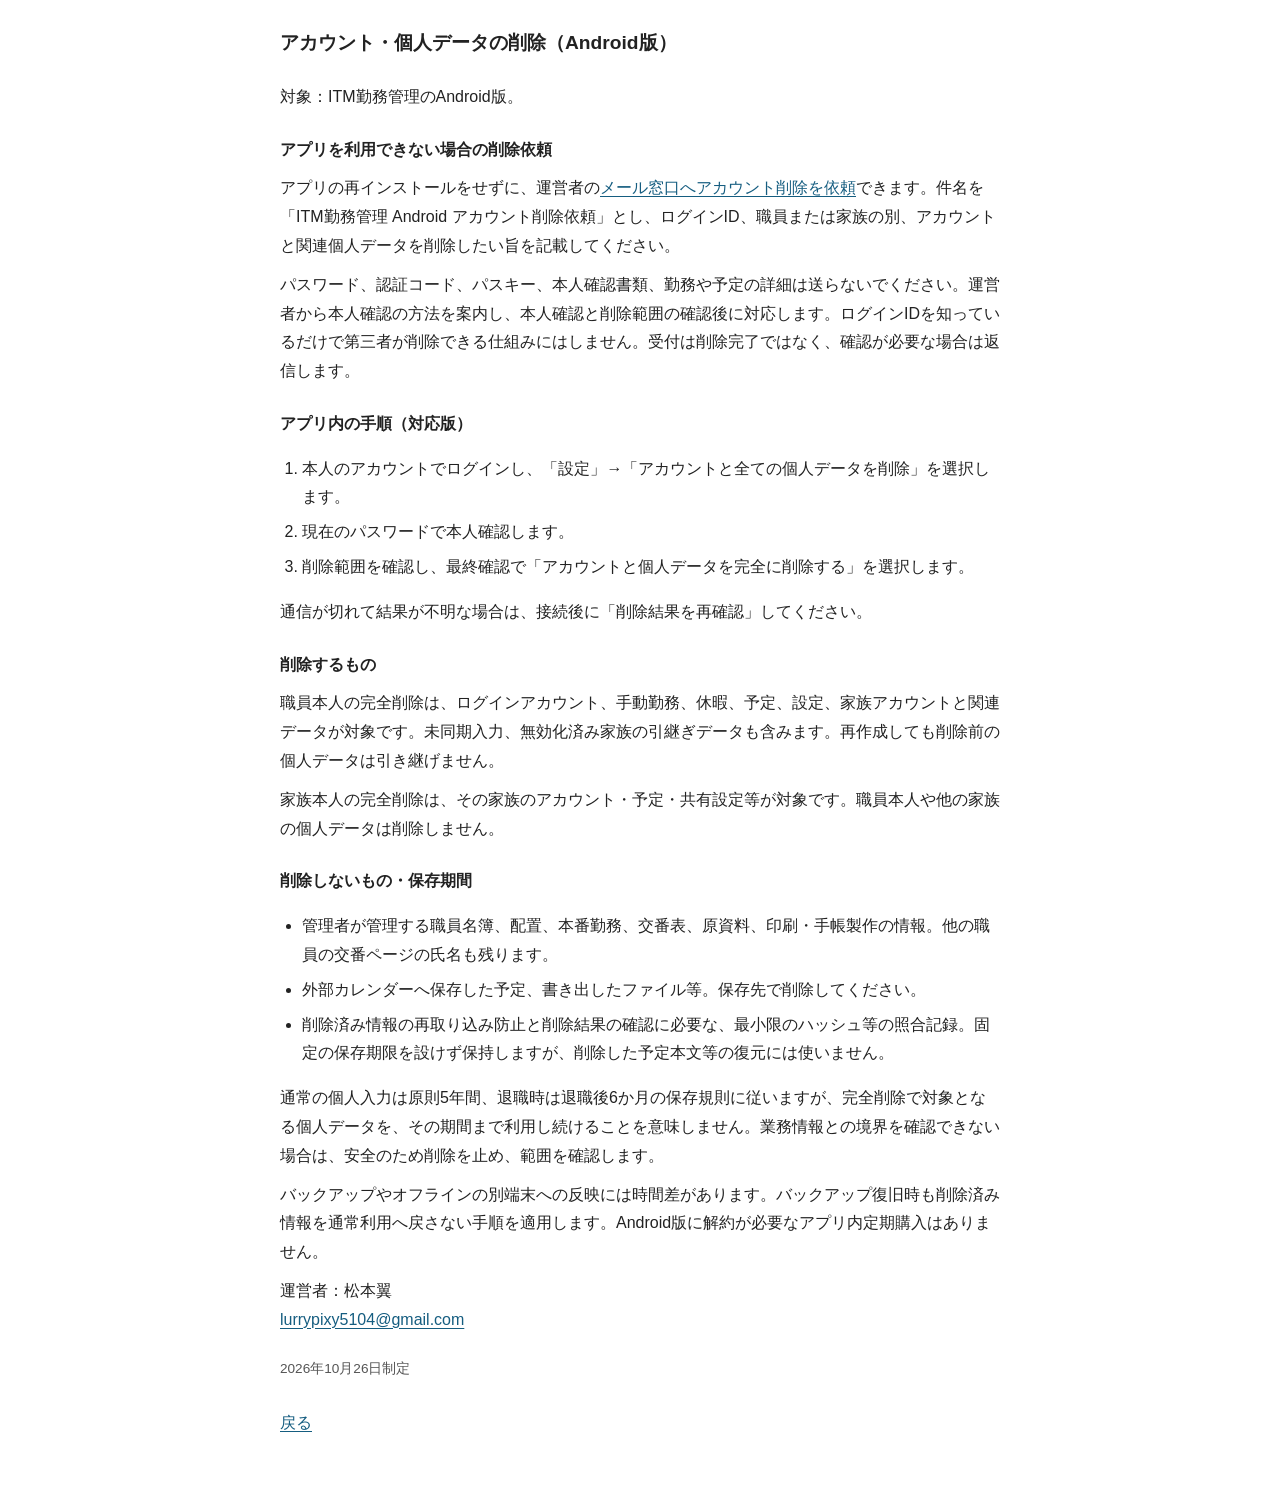
<file: android-deletion.html>
<!doctype html>
<html lang="ja">
<head><meta charset="utf-8"><meta name="viewport" content="width=device-width,initial-scale=1"><meta http-equiv="Content-Security-Policy" content="default-src 'none'; style-src 'self'; base-uri 'none'; form-action 'none'"><title>アカウント・個人データの削除（Android版）</title><link rel="stylesheet" href="styles.css"></head>
<body><main>
<h1>アカウント・個人データの削除（Android版）</h1>
<p>対象：ITM勤務管理のAndroid版。</p>
<h2>アプリを利用できない場合の削除依頼</h2>
<p>アプリの再インストールをせずに、運営者の<a href="mailto:lurrypixy5104@gmail.com?subject=ITM%E5%8B%A4%E5%8B%99%E7%AE%A1%E7%90%86%20Android%20%E3%82%A2%E3%82%AB%E3%82%A6%E3%83%B3%E3%83%88%E5%89%8A%E9%99%A4%E4%BE%9D%E9%A0%BC">メール窓口へアカウント削除を依頼</a>できます。件名を「ITM勤務管理 Android アカウント削除依頼」とし、ログインID、職員または家族の別、アカウントと関連個人データを削除したい旨を記載してください。</p>
<p>パスワード、認証コード、パスキー、本人確認書類、勤務や予定の詳細は送らないでください。運営者から本人確認の方法を案内し、本人確認と削除範囲の確認後に対応します。ログインIDを知っているだけで第三者が削除できる仕組みにはしません。受付は削除完了ではなく、確認が必要な場合は返信します。</p>
<h2>アプリ内の手順（対応版）</h2>
<ol>
<li>本人のアカウントでログインし、「設定」→「アカウントと全ての個人データを削除」を選択します。</li>
<li>現在のパスワードで本人確認します。</li>
<li>削除範囲を確認し、最終確認で「アカウントと個人データを完全に削除する」を選択します。</li>
</ol>
<p>通信が切れて結果が不明な場合は、接続後に「削除結果を再確認」してください。</p>
<h2>削除するもの</h2>
<p>職員本人の完全削除は、ログインアカウント、手動勤務、休暇、予定、設定、家族アカウントと関連データが対象です。未同期入力、無効化済み家族の引継ぎデータも含みます。再作成しても削除前の個人データは引き継げません。</p>
<p>家族本人の完全削除は、その家族のアカウント・予定・共有設定等が対象です。職員本人や他の家族の個人データは削除しません。</p>
<h2>削除しないもの・保存期間</h2>
<ul>
<li>管理者が管理する職員名簿、配置、本番勤務、交番表、原資料、印刷・手帳製作の情報。他の職員の交番ページの氏名も残ります。</li>
<li>外部カレンダーへ保存した予定、書き出したファイル等。保存先で削除してください。</li>
<li>削除済み情報の再取り込み防止と削除結果の確認に必要な、最小限のハッシュ等の照合記録。固定の保存期限を設けず保持しますが、削除した予定本文等の復元には使いません。</li>
</ul>
<p>通常の個人入力は原則5年間、退職時は退職後6か月の保存規則に従いますが、完全削除で対象となる個人データを、その期間まで利用し続けることを意味しません。業務情報との境界を確認できない場合は、安全のため削除を止め、範囲を確認します。</p>
<p>バックアップやオフラインの別端末への反映には時間差があります。バックアップ復旧時も削除済み情報を通常利用へ戻さない手順を適用します。Android版に解約が必要なアプリ内定期購入はありません。</p>
<address>運営者：松本翼<br><a href="mailto:lurrypixy5104@gmail.com">lurrypixy5104@gmail.com</a></address>
<p class="date">2026年10月26日制定</p>
<a class="back" href="android.html">戻る</a>
</main></body></html>
</file>
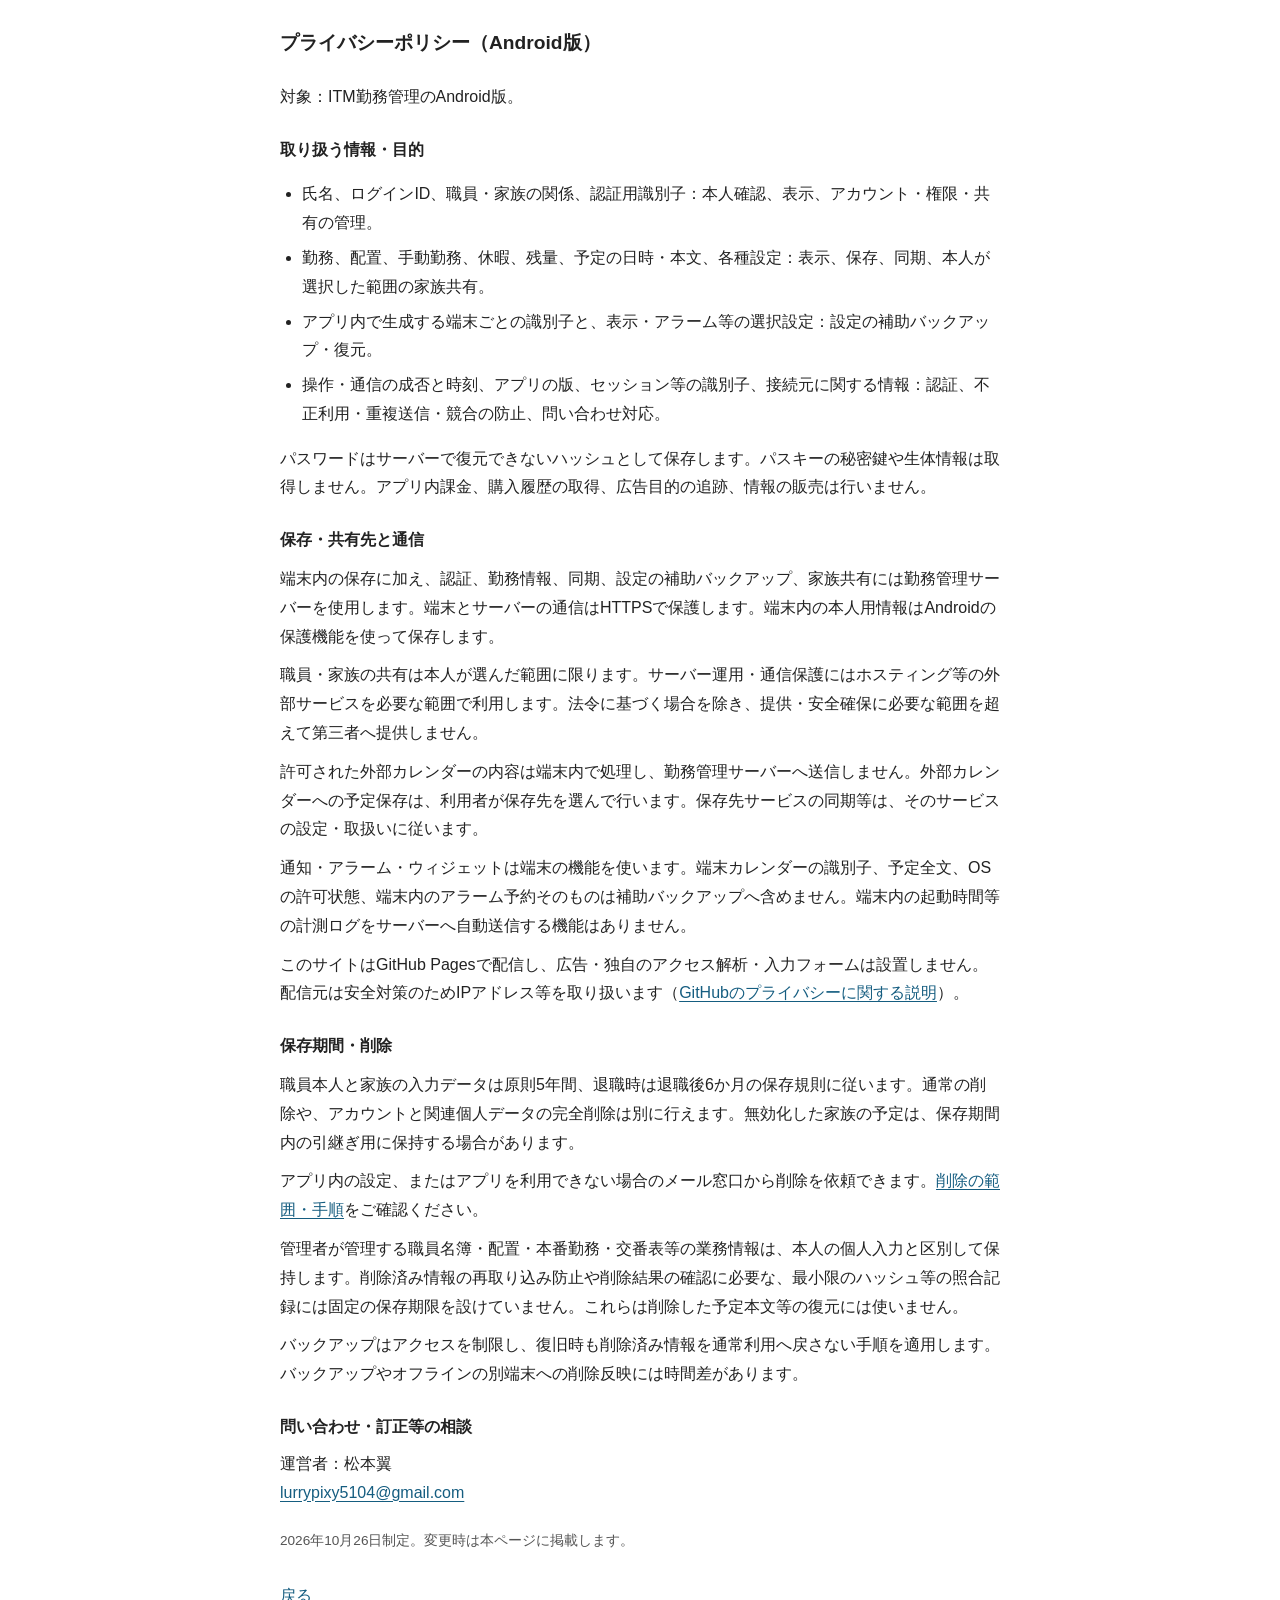
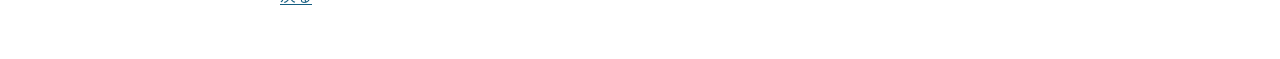
<file: android-privacy.html>
<!doctype html>
<html lang="ja">
<head><meta charset="utf-8"><meta name="viewport" content="width=device-width,initial-scale=1"><meta http-equiv="Content-Security-Policy" content="default-src 'none'; style-src 'self'; base-uri 'none'; form-action 'none'"><title>プライバシーポリシー（Android版）</title><link rel="stylesheet" href="styles.css"></head>
<body><main>
<h1>プライバシーポリシー（Android版）</h1>
<p>対象：ITM勤務管理のAndroid版。</p>
<h2>取り扱う情報・目的</h2>
<ul>
<li>氏名、ログインID、職員・家族の関係、認証用識別子：本人確認、表示、アカウント・権限・共有の管理。</li>
<li>勤務、配置、手動勤務、休暇、残量、予定の日時・本文、各種設定：表示、保存、同期、本人が選択した範囲の家族共有。</li>
<li>アプリ内で生成する端末ごとの識別子と、表示・アラーム等の選択設定：設定の補助バックアップ・復元。</li>
<li>操作・通信の成否と時刻、アプリの版、セッション等の識別子、接続元に関する情報：認証、不正利用・重複送信・競合の防止、問い合わせ対応。</li>
</ul>
<p>パスワードはサーバーで復元できないハッシュとして保存します。パスキーの秘密鍵や生体情報は取得しません。アプリ内課金、購入履歴の取得、広告目的の追跡、情報の販売は行いません。</p>
<h2>保存・共有先と通信</h2>
<p>端末内の保存に加え、認証、勤務情報、同期、設定の補助バックアップ、家族共有には勤務管理サーバーを使用します。端末とサーバーの通信はHTTPSで保護します。端末内の本人用情報はAndroidの保護機能を使って保存します。</p>
<p>職員・家族の共有は本人が選んだ範囲に限ります。サーバー運用・通信保護にはホスティング等の外部サービスを必要な範囲で利用します。法令に基づく場合を除き、提供・安全確保に必要な範囲を超えて第三者へ提供しません。</p>
<p>許可された外部カレンダーの内容は端末内で処理し、勤務管理サーバーへ送信しません。外部カレンダーへの予定保存は、利用者が保存先を選んで行います。保存先サービスの同期等は、そのサービスの設定・取扱いに従います。</p>
<p>通知・アラーム・ウィジェットは端末の機能を使います。端末カレンダーの識別子、予定全文、OSの許可状態、端末内のアラーム予約そのものは補助バックアップへ含めません。端末内の起動時間等の計測ログをサーバーへ自動送信する機能はありません。</p>
<p>このサイトはGitHub Pagesで配信し、広告・独自のアクセス解析・入力フォームは設置しません。配信元は安全対策のためIPアドレス等を取り扱います（<a href="https://docs.github.com/site-policy/privacy-policies/github-general-privacy-statement">GitHubのプライバシーに関する説明</a>）。</p>
<h2>保存期間・削除</h2>
<p>職員本人と家族の入力データは原則5年間、退職時は退職後6か月の保存規則に従います。通常の削除や、アカウントと関連個人データの完全削除は別に行えます。無効化した家族の予定は、保存期間内の引継ぎ用に保持する場合があります。</p>
<p>アプリ内の設定、またはアプリを利用できない場合のメール窓口から削除を依頼できます。<a href="android-deletion.html">削除の範囲・手順</a>をご確認ください。</p>
<p>管理者が管理する職員名簿・配置・本番勤務・交番表等の業務情報は、本人の個人入力と区別して保持します。削除済み情報の再取り込み防止や削除結果の確認に必要な、最小限のハッシュ等の照合記録には固定の保存期限を設けていません。これらは削除した予定本文等の復元には使いません。</p>
<p>バックアップはアクセスを制限し、復旧時も削除済み情報を通常利用へ戻さない手順を適用します。バックアップやオフラインの別端末への削除反映には時間差があります。</p>
<h2>問い合わせ・訂正等の相談</h2>
<address>運営者：松本翼<br><a href="mailto:lurrypixy5104@gmail.com">lurrypixy5104@gmail.com</a></address>
<p class="date">2026年10月26日制定。変更時は本ページに掲載します。</p>
<a class="back" href="android.html">戻る</a>
</main></body></html>
</file>
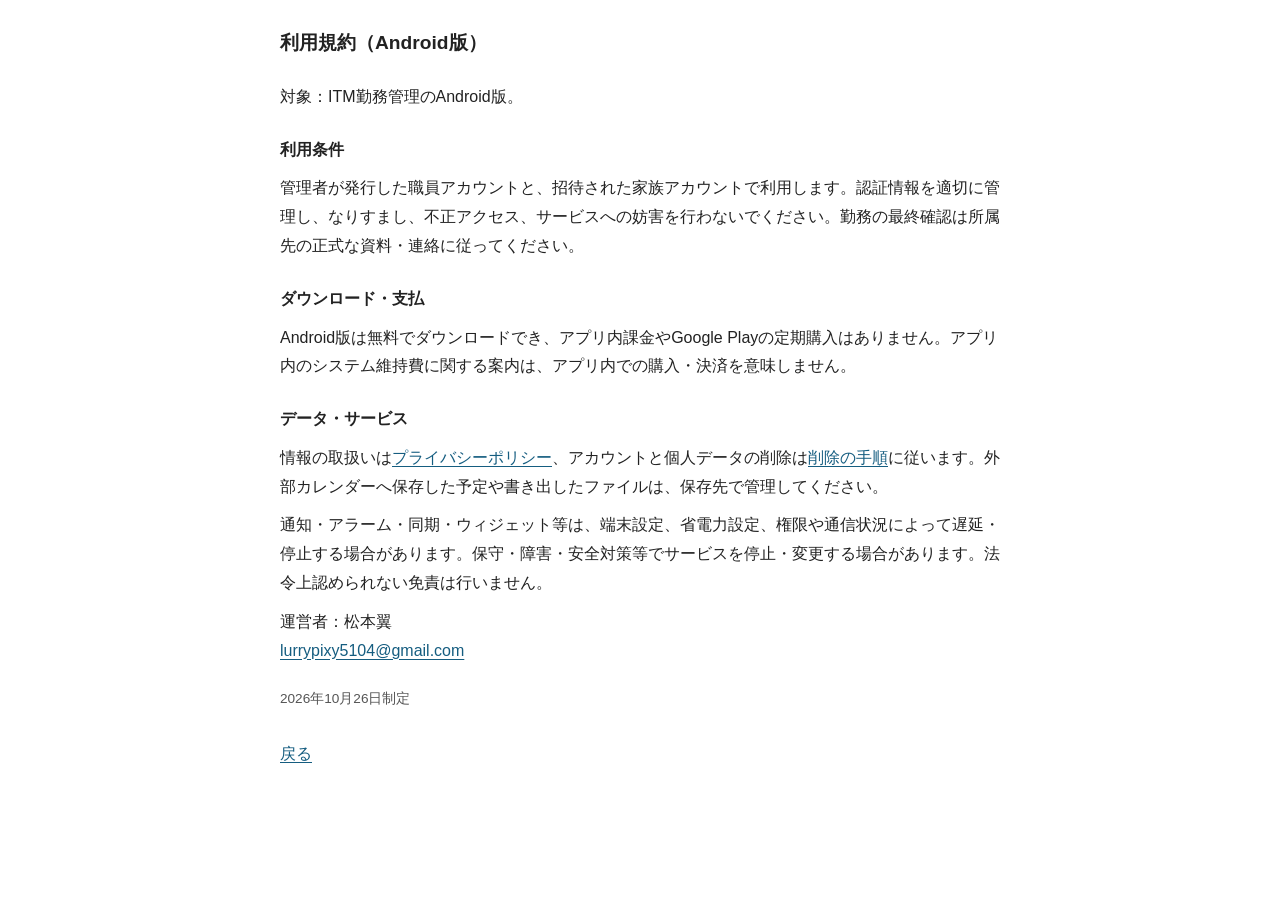
<file: android-terms.html>
<!doctype html>
<html lang="ja">
<head><meta charset="utf-8"><meta name="viewport" content="width=device-width,initial-scale=1"><meta http-equiv="Content-Security-Policy" content="default-src 'none'; style-src 'self'; base-uri 'none'; form-action 'none'"><title>利用規約（Android版）</title><link rel="stylesheet" href="styles.css"></head>
<body><main>
<h1>利用規約（Android版）</h1>
<p>対象：ITM勤務管理のAndroid版。</p>
<h2>利用条件</h2>
<p>管理者が発行した職員アカウントと、招待された家族アカウントで利用します。認証情報を適切に管理し、なりすまし、不正アクセス、サービスへの妨害を行わないでください。勤務の最終確認は所属先の正式な資料・連絡に従ってください。</p>
<h2>ダウンロード・支払</h2>
<p>Android版は無料でダウンロードでき、アプリ内課金やGoogle Playの定期購入はありません。アプリ内のシステム維持費に関する案内は、アプリ内での購入・決済を意味しません。</p>
<h2>データ・サービス</h2>
<p>情報の取扱いは<a href="android-privacy.html">プライバシーポリシー</a>、アカウントと個人データの削除は<a href="android-deletion.html">削除の手順</a>に従います。外部カレンダーへ保存した予定や書き出したファイルは、保存先で管理してください。</p>
<p>通知・アラーム・同期・ウィジェット等は、端末設定、省電力設定、権限や通信状況によって遅延・停止する場合があります。保守・障害・安全対策等でサービスを停止・変更する場合があります。法令上認められない免責は行いません。</p>
<address>運営者：松本翼<br><a href="mailto:lurrypixy5104@gmail.com">lurrypixy5104@gmail.com</a></address>
<p class="date">2026年10月26日制定</p>
<a class="back" href="android.html">戻る</a>
</main></body></html>
</file>
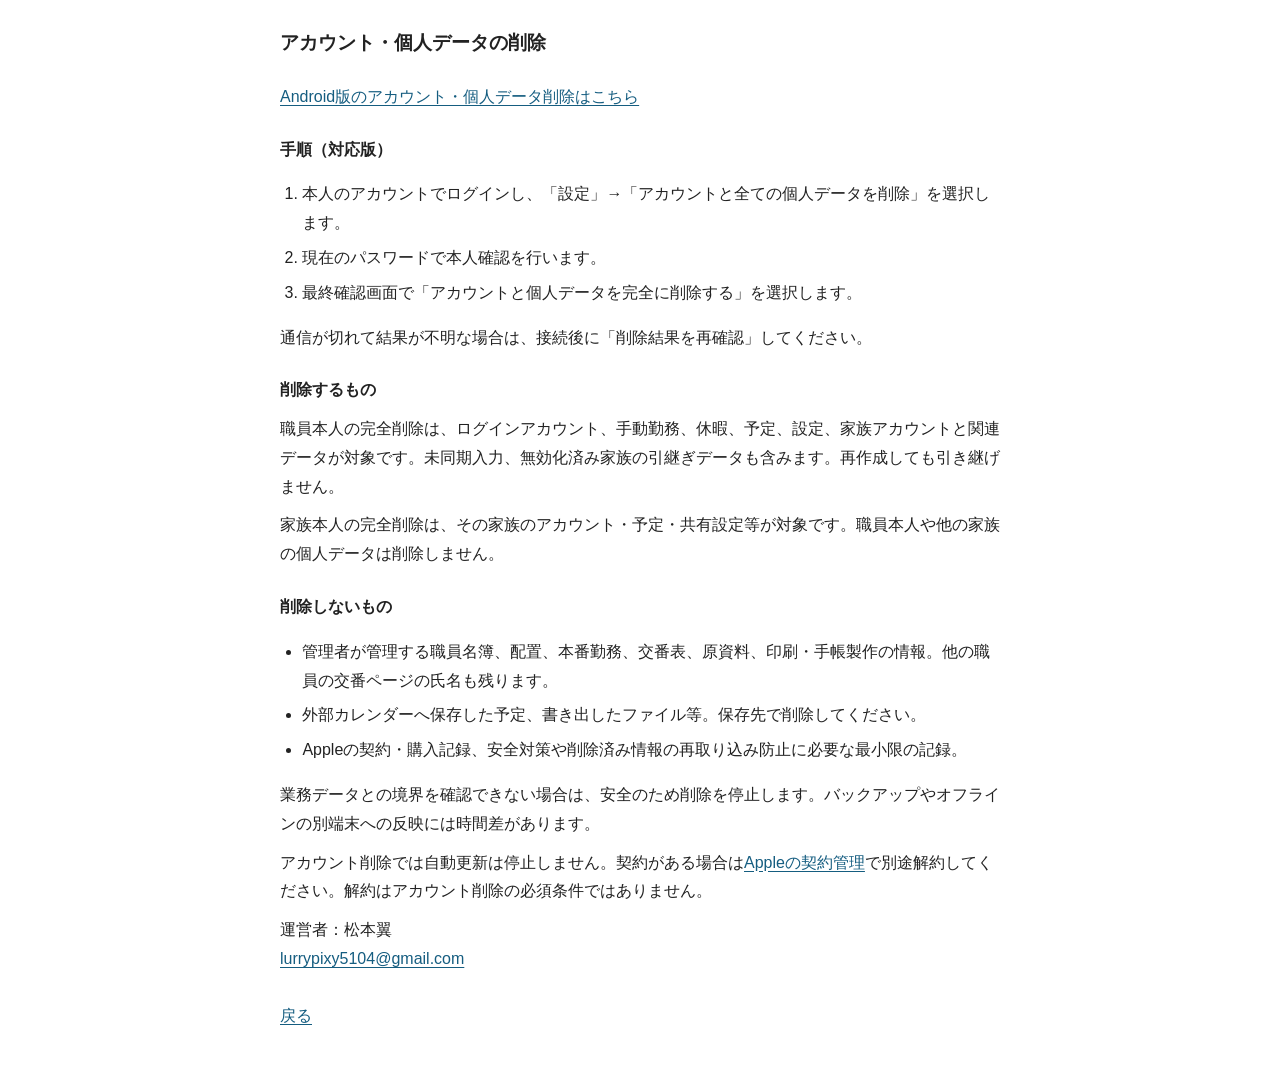
<file: deletion.html>
<!doctype html>
<html lang="ja">
<head><meta charset="utf-8"><meta name="viewport" content="width=device-width,initial-scale=1"><meta http-equiv="Content-Security-Policy" content="default-src 'none'; style-src 'self'; base-uri 'none'; form-action 'none'"><title>アカウント・個人データの削除</title><link rel="stylesheet" href="styles.css"></head>
<body><main>
<h1>アカウント・個人データの削除</h1>
<p><a href="android-deletion.html">Android版のアカウント・個人データ削除はこちら</a></p>
<h2>手順（対応版）</h2>
<ol>
<li>本人のアカウントでログインし、「設定」→「アカウントと全ての個人データを削除」を選択します。</li>
<li>現在のパスワードで本人確認を行います。</li>
<li>最終確認画面で「アカウントと個人データを完全に削除する」を選択します。</li>
</ol>
<p>通信が切れて結果が不明な場合は、接続後に「削除結果を再確認」してください。</p>
<h2>削除するもの</h2>
<p>職員本人の完全削除は、ログインアカウント、手動勤務、休暇、予定、設定、家族アカウントと関連データが対象です。未同期入力、無効化済み家族の引継ぎデータも含みます。再作成しても引き継げません。</p>
<p>家族本人の完全削除は、その家族のアカウント・予定・共有設定等が対象です。職員本人や他の家族の個人データは削除しません。</p>
<h2>削除しないもの</h2>
<ul>
<li>管理者が管理する職員名簿、配置、本番勤務、交番表、原資料、印刷・手帳製作の情報。他の職員の交番ページの氏名も残ります。</li>
<li>外部カレンダーへ保存した予定、書き出したファイル等。保存先で削除してください。</li>
<li>Appleの契約・購入記録、安全対策や削除済み情報の再取り込み防止に必要な最小限の記録。</li>
</ul>
<p>業務データとの境界を確認できない場合は、安全のため削除を停止します。バックアップやオフラインの別端末への反映には時間差があります。</p>
<p>アカウント削除では自動更新は停止しません。契約がある場合は<a href="https://apps.apple.com/account/subscriptions">Appleの契約管理</a>で別途解約してください。解約はアカウント削除の必須条件ではありません。</p>
<address>運営者：松本翼<br><a href="mailto:lurrypixy5104@gmail.com">lurrypixy5104@gmail.com</a></address>
<a class="back" href="index.html">戻る</a>
</main></body></html>
</file>
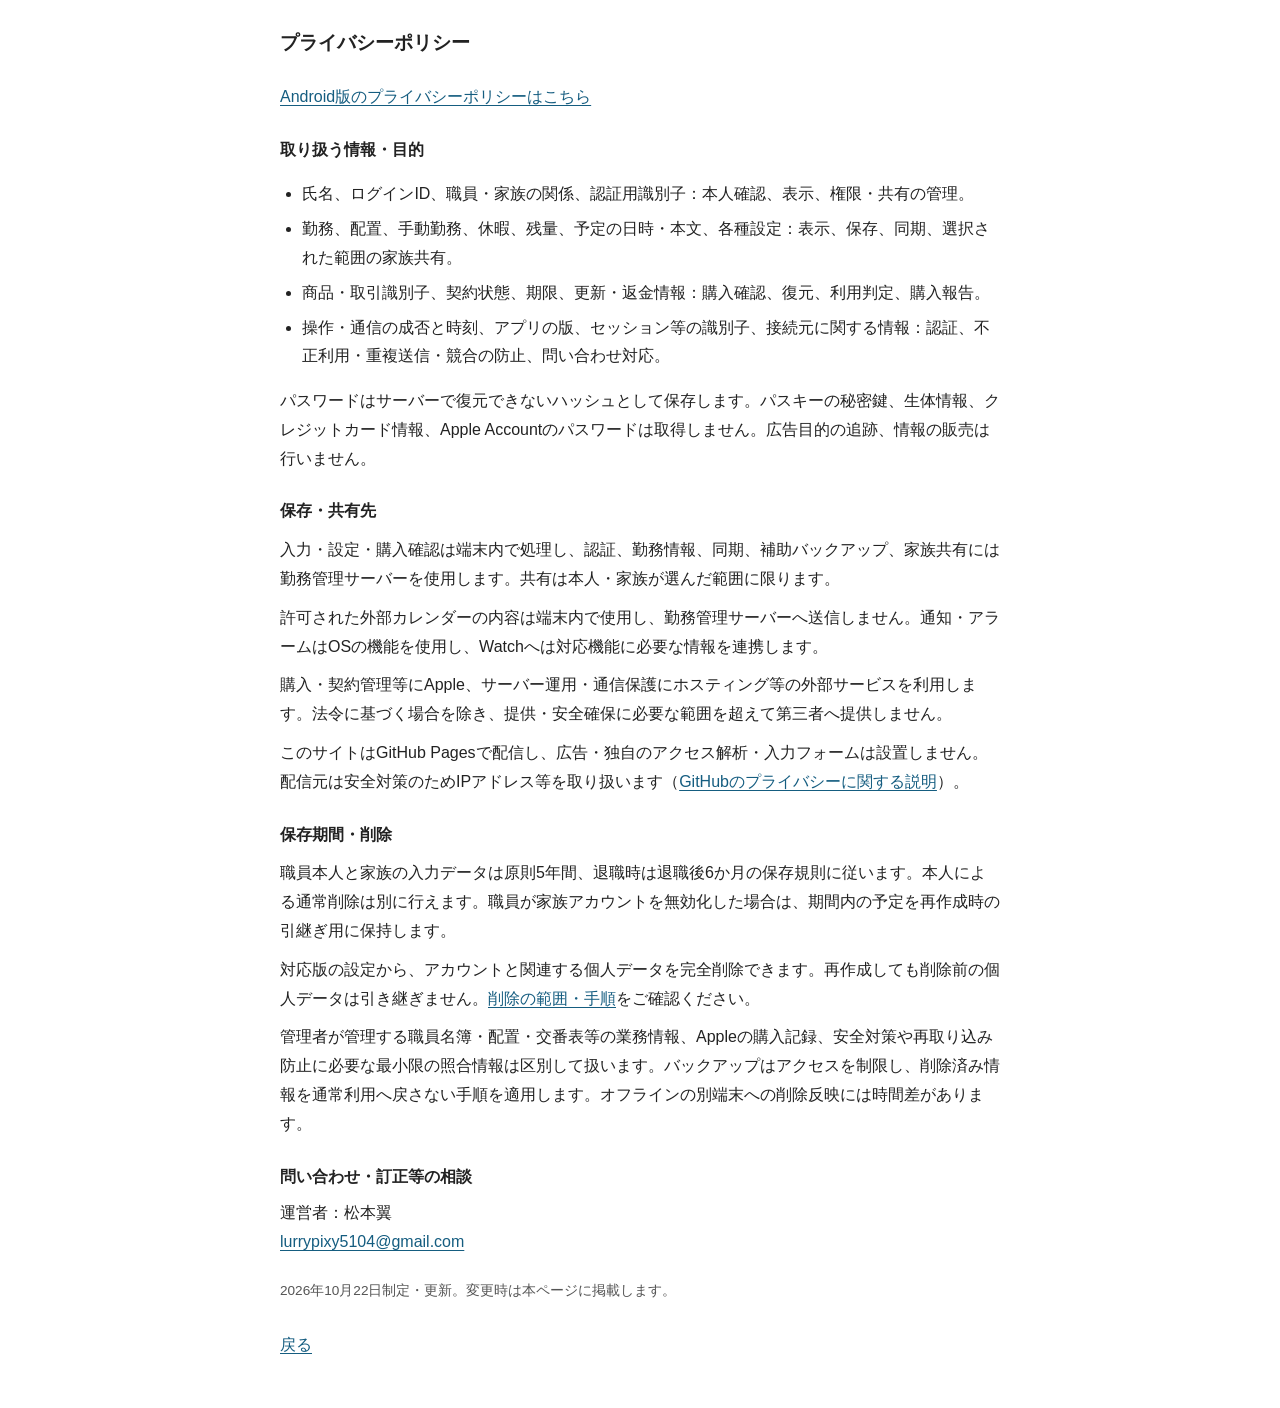
<file: privacy.html>
<!doctype html>
<html lang="ja">
<head><meta charset="utf-8"><meta name="viewport" content="width=device-width,initial-scale=1"><meta http-equiv="Content-Security-Policy" content="default-src 'none'; style-src 'self'; base-uri 'none'; form-action 'none'"><title>プライバシーポリシー</title><link rel="stylesheet" href="styles.css"></head>
<body><main>
<h1>プライバシーポリシー</h1>
<p><a href="android-privacy.html">Android版のプライバシーポリシーはこちら</a></p>
<h2>取り扱う情報・目的</h2>
<ul>
<li>氏名、ログインID、職員・家族の関係、認証用識別子：本人確認、表示、権限・共有の管理。</li>
<li>勤務、配置、手動勤務、休暇、残量、予定の日時・本文、各種設定：表示、保存、同期、選択された範囲の家族共有。</li>
<li>商品・取引識別子、契約状態、期限、更新・返金情報：購入確認、復元、利用判定、購入報告。</li>
<li>操作・通信の成否と時刻、アプリの版、セッション等の識別子、接続元に関する情報：認証、不正利用・重複送信・競合の防止、問い合わせ対応。</li>
</ul>
<p>パスワードはサーバーで復元できないハッシュとして保存します。パスキーの秘密鍵、生体情報、クレジットカード情報、Apple Accountのパスワードは取得しません。広告目的の追跡、情報の販売は行いません。</p>
<h2>保存・共有先</h2>
<p>入力・設定・購入確認は端末内で処理し、認証、勤務情報、同期、補助バックアップ、家族共有には勤務管理サーバーを使用します。共有は本人・家族が選んだ範囲に限ります。</p>
<p>許可された外部カレンダーの内容は端末内で使用し、勤務管理サーバーへ送信しません。通知・アラームはOSの機能を使用し、Watchへは対応機能に必要な情報を連携します。</p>
<p>購入・契約管理等にApple、サーバー運用・通信保護にホスティング等の外部サービスを利用します。法令に基づく場合を除き、提供・安全確保に必要な範囲を超えて第三者へ提供しません。</p>
<p>このサイトはGitHub Pagesで配信し、広告・独自のアクセス解析・入力フォームは設置しません。配信元は安全対策のためIPアドレス等を取り扱います（<a href="https://docs.github.com/site-policy/privacy-policies/github-general-privacy-statement">GitHubのプライバシーに関する説明</a>）。</p>
<h2>保存期間・削除</h2>
<p>職員本人と家族の入力データは原則5年間、退職時は退職後6か月の保存規則に従います。本人による通常削除は別に行えます。職員が家族アカウントを無効化した場合は、期間内の予定を再作成時の引継ぎ用に保持します。</p>
<p>対応版の設定から、アカウントと関連する個人データを完全削除できます。再作成しても削除前の個人データは引き継ぎません。<a href="deletion.html">削除の範囲・手順</a>をご確認ください。</p>
<p>管理者が管理する職員名簿・配置・交番表等の業務情報、Appleの購入記録、安全対策や再取り込み防止に必要な最小限の照合情報は区別して扱います。バックアップはアクセスを制限し、削除済み情報を通常利用へ戻さない手順を適用します。オフラインの別端末への削除反映には時間差があります。</p>
<h2>問い合わせ・訂正等の相談</h2>
<address>運営者：松本翼<br><a href="mailto:lurrypixy5104@gmail.com">lurrypixy5104@gmail.com</a></address>
<p class="date">2026年10月22日制定・更新。変更時は本ページに掲載します。</p>
<a class="back" href="index.html">戻る</a>
</main></body></html>
</file>
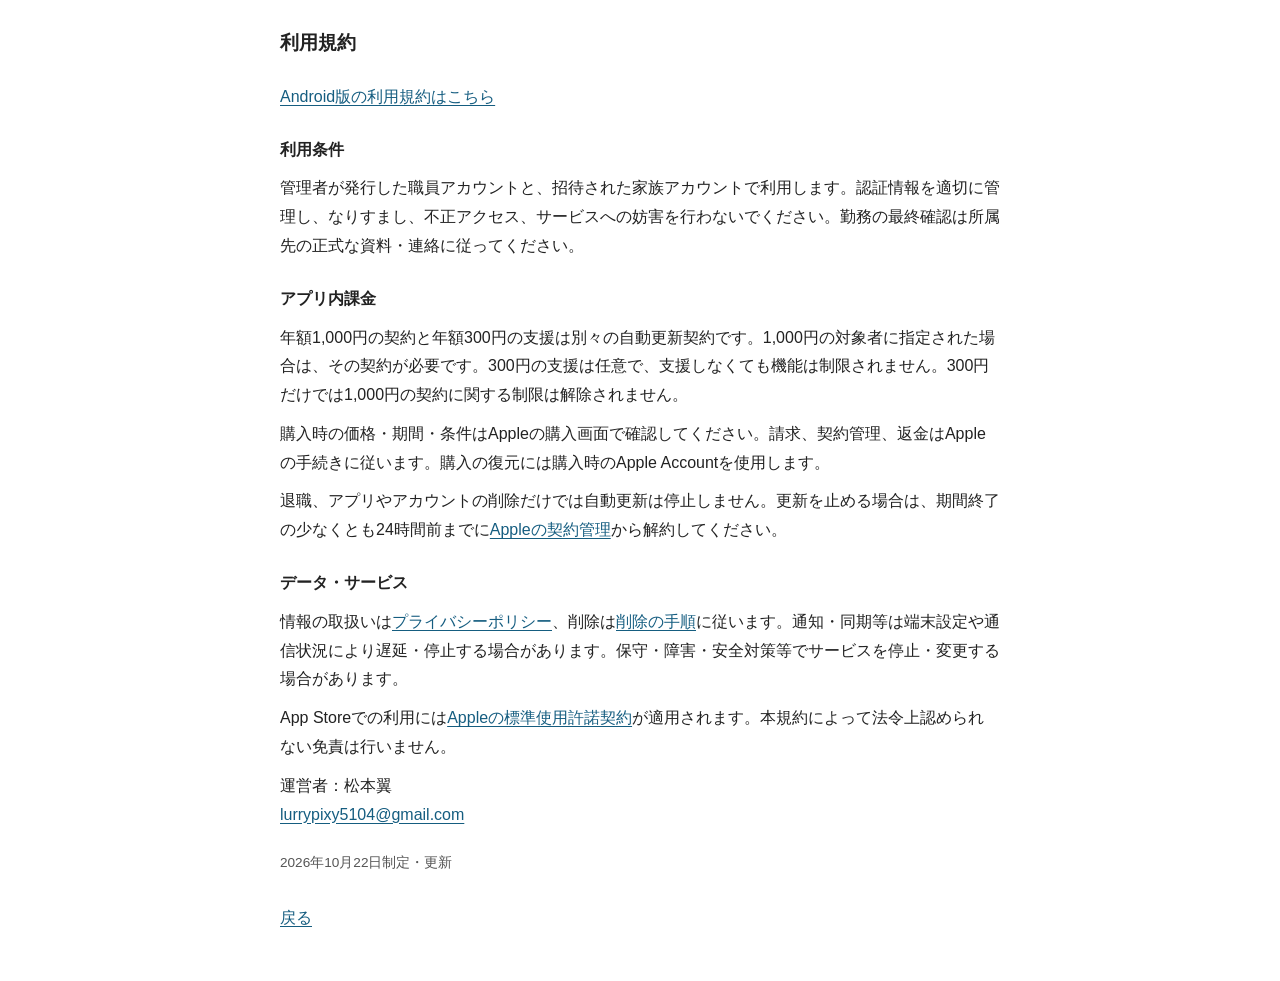
<file: terms.html>
<!doctype html>
<html lang="ja">
<head><meta charset="utf-8"><meta name="viewport" content="width=device-width,initial-scale=1"><meta http-equiv="Content-Security-Policy" content="default-src 'none'; style-src 'self'; base-uri 'none'; form-action 'none'"><title>利用規約</title><link rel="stylesheet" href="styles.css"></head>
<body><main>
<h1>利用規約</h1>
<p><a href="android-terms.html">Android版の利用規約はこちら</a></p>
<h2>利用条件</h2>
<p>管理者が発行した職員アカウントと、招待された家族アカウントで利用します。認証情報を適切に管理し、なりすまし、不正アクセス、サービスへの妨害を行わないでください。勤務の最終確認は所属先の正式な資料・連絡に従ってください。</p>
<h2>アプリ内課金</h2>
<p>年額1,000円の契約と年額300円の支援は別々の自動更新契約です。1,000円の対象者に指定された場合は、その契約が必要です。300円の支援は任意で、支援しなくても機能は制限されません。300円だけでは1,000円の契約に関する制限は解除されません。</p>
<p>購入時の価格・期間・条件はAppleの購入画面で確認してください。請求、契約管理、返金はAppleの手続きに従います。購入の復元には購入時のApple Accountを使用します。</p>
<p>退職、アプリやアカウントの削除だけでは自動更新は停止しません。更新を止める場合は、期間終了の少なくとも24時間前までに<a href="https://apps.apple.com/account/subscriptions">Appleの契約管理</a>から解約してください。</p>
<h2>データ・サービス</h2>
<p>情報の取扱いは<a href="privacy.html">プライバシーポリシー</a>、削除は<a href="deletion.html">削除の手順</a>に従います。通知・同期等は端末設定や通信状況により遅延・停止する場合があります。保守・障害・安全対策等でサービスを停止・変更する場合があります。</p>
<p>App Storeでの利用には<a href="https://www.apple.com/legal/internet-services/itunes/dev/stdeula/">Appleの標準使用許諾契約</a>が適用されます。本規約によって法令上認められない免責は行いません。</p>
<address>運営者：松本翼<br><a href="mailto:lurrypixy5104@gmail.com">lurrypixy5104@gmail.com</a></address>
<p class="date">2026年10月22日制定・更新</p>
<a class="back" href="index.html">戻る</a>
</main></body></html>
</file>
<file: styles.css>
:root{font-family:-apple-system,BlinkMacSystemFont,"Segoe UI","Noto Sans JP",sans-serif;color:#222;background:#fff;font-size:16px;line-height:1.8;color-scheme:light}*{box-sizing:border-box}body{margin:0}main{max-width:760px;margin:0 auto;padding:28px 20px 40px}a{color:#155d80;text-underline-offset:.2em}a:focus-visible{outline:2px solid currentColor;outline-offset:4px}h1{font-size:1.2rem;line-height:1.6;margin:0 0 24px}h2{font-size:1rem;margin:24px 0 8px}p{margin:10px 0}ul,ol{padding-left:1.4em}li{margin:6px 0}address{font-style:normal;overflow-wrap:anywhere}nav{margin-top:24px}nav a,.back{display:block;min-height:44px;padding:8px 0}.back{margin-top:20px}.date{font-size:.85rem;color:#555;margin-top:22px}
</file>
